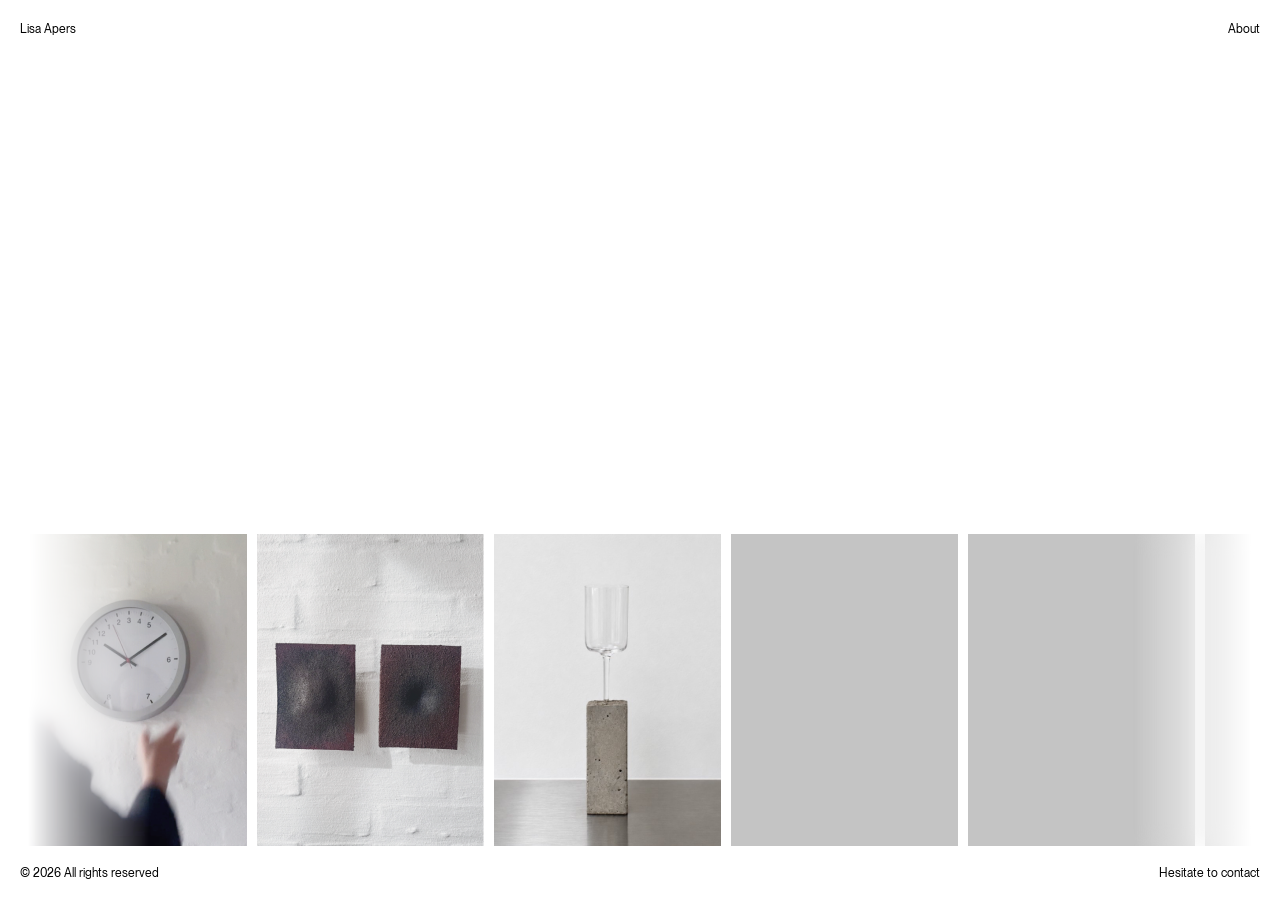
<file: index.html>
<!DOCTYPE html>
<html lang="en">
  <head>
    <meta charset="utf-8">
    <meta name="viewport" content="width=device-width, initial-scale=1">
    <title>Lisa Apers</title>
    <link rel="stylesheet" href="styles.css?v=thumb-scroll">
  </head>
  <body class="home">
    <div class="page">
      <header class="site-header">
        <a href="index.html">Lisa Apers</a>
        <a href="about.html">About</a>
      </header>
      <div class="home-captions">
        <div class="home-caption" data-caption="wine">
          <p>Concrete wineglass</p>
          <p>2019</p>
        </div>
        <div class="home-caption" data-caption="untitled">
          <p>Untitled</p>
          <p>2025</p>
        </div>
        <div class="home-caption" data-caption="925">
          <p>925</p>
          <p>2024</p>
        </div>
      </div>
      <section class="project" aria-label="Selected projects">
        <div class="project-stage">
          <div class="project-strip">
            <div class="project-track" id="project-track">
              <a class="project-thumb" href="project.html?project=3" data-caption="925" aria-label="925"><img src="assets/home-thumb-925.png" alt="" width="227" height="312"></a>
              <a class="project-thumb" href="project.html?project=2" data-caption="untitled" aria-label="Untitled"><img src="assets/home-thumb-untitled.png" alt="" width="227" height="312"></a>
              <a class="project-thumb" href="project.html?project=1" data-caption="wine" aria-label="Concrete Wine Glass"><img src="assets/home-thumb-2.jpg" alt="" width="227" height="312"></a>
              <a class="project-thumb" href="project.html?project=4" style="background:#c4c4c4" aria-label="Project 4"></a>
              <a class="project-thumb" href="project.html?project=2" style="background:#c4c4c4" aria-label="Project 2"></a>
              <a class="project-thumb" href="project.html?project=3" style="background:#c4c4c4" aria-label="Project 3"></a>
              <a class="project-thumb" href="project.html?project=4" style="background:#c4c4c4" aria-label="Project 4"></a>
            </div>
          </div>
          <div class="thumb-fade thumb-fade-left" aria-hidden="true"></div>
          <div class="thumb-fade thumb-fade-right" aria-hidden="true"></div>
        </div>
        <footer class="site-footer">
          <p>© 2026 All rights reserved</p>
          <a href="about.html#contact-heading">Hesitate to contact</a>
        </footer>
      </section>
    </div>
    <script>
      const thumbs = document.querySelectorAll(".project-thumb[data-caption]");
      const show = (caption) => document.body.setAttribute("data-hover-caption", caption);
      const hide = () => document.body.removeAttribute("data-hover-caption");
      thumbs.forEach((thumb) => {
        const caption = thumb.getAttribute("data-caption");
        thumb.addEventListener("pointerenter", () => show(caption));
        thumb.addEventListener("pointerleave", hide);
        thumb.addEventListener("focus", () => show(caption));
        thumb.addEventListener("blur", hide);
      });
    </script>
  </body>
</html>
</file>
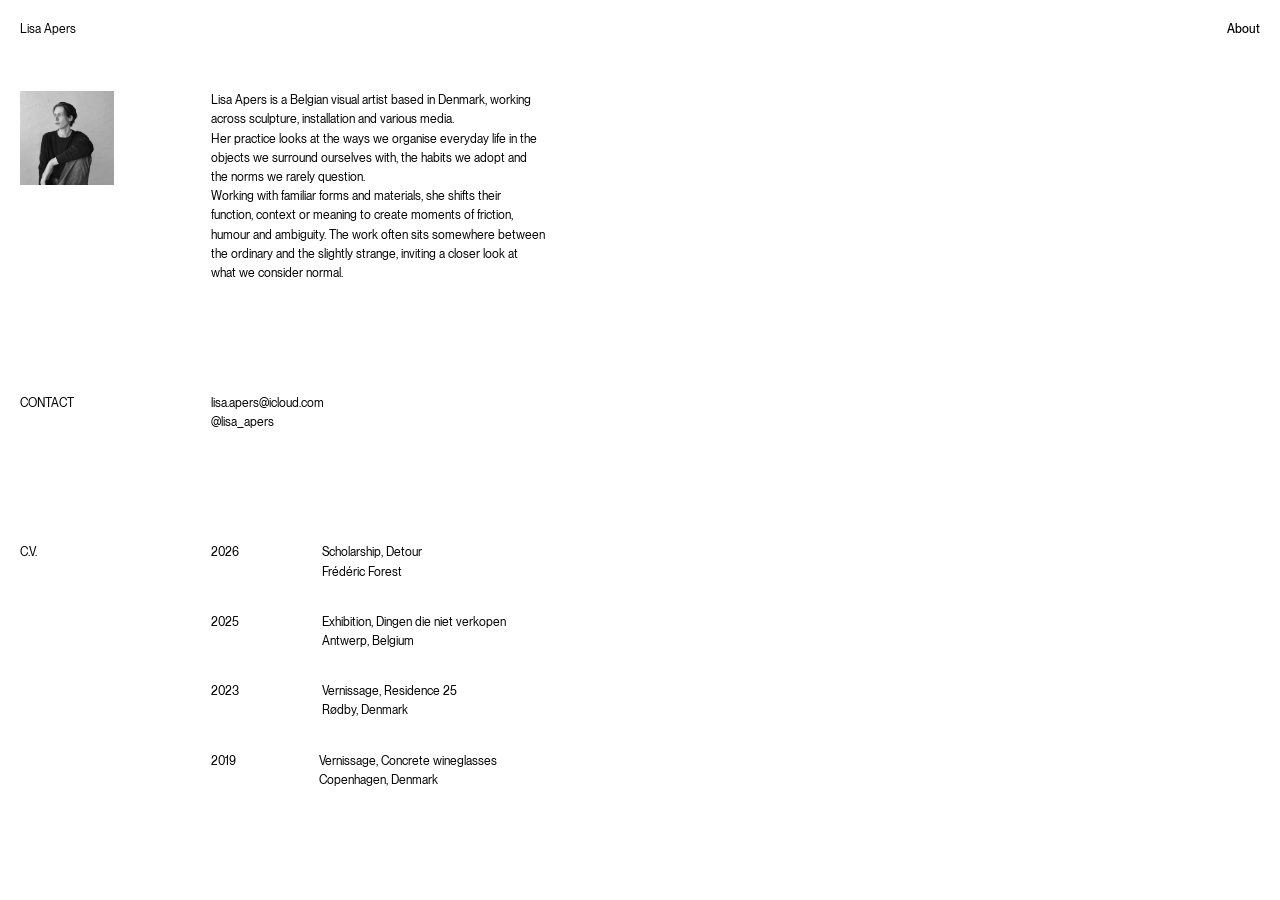
<file: about.html>
<!DOCTYPE html>
<html lang="en">
  <head>
    <meta charset="utf-8">
    <meta name="viewport" content="width=device-width, initial-scale=1">
    <title>About — Lisa Apers</title>
    <link rel="stylesheet" href="styles.css">
  </head>
  <body>
    <header class="site-header">
      <a href="index.html">Lisa Apers</a>
      <a href="about.html" aria-current="page">About</a>
    </header>
    <main class="about-main">
      <div class="about-column">
        <div class="intro">
          <div class="portrait">
            <img src="assets/portrait.jpg" alt="Portrait of Lisa Apers" width="2202" height="2936">
          </div>
          <div class="bio">
            <p>Lisa Apers is a Belgian visual artist based in Denmark, working across sculpture, installation and various media.</p>
            <p>Her practice looks at the ways we organise everyday life in the objects we surround ourselves with, the habits we adopt and the norms we rarely question.</p>
            <p>Working with familiar forms and materials, she shifts their function, context or meaning to create moments of friction, humour and ambiguity. The work often sits somewhere between the ordinary and the slightly strange, inviting a closer look at what we consider normal.</p>
          </div>
        </div>
        <section class="contact" aria-labelledby="contact-heading">
          <h2 id="contact-heading">CONTACT</h2>
          <div class="contact-list">
            <div class="contact-email">
              <button type="button" class="copy-email" id="copy-email" aria-describedby="copy-tooltip">lisa.apers@icloud.com</button>
              <span class="copy-tooltip" id="copy-tooltip" role="tooltip">
                <img src="assets/copy.svg" alt="" width="14" height="14">
                <span id="copy-tooltip-text">Click to copy</span>
              </span>
            </div>
            <a id="instagram" href="https://www.instagram.com/lisa_apers/" target="_blank" rel="noopener noreferrer">@lisa_apers</a>
          </div>
        </section>
        <section class="cv" aria-labelledby="cv-heading">
          <h2 id="cv-heading">C.V.</h2>
          <div class="cv-list">
            <article class="cv-entry">
              <time datetime="2026">2026</time>
              <div>
                <p>Scholarship, Detour</p>
                <p>Frédéric Forest</p>
              </div>
            </article>
            <article class="cv-entry">
              <time datetime="2025">2025</time>
              <div>
                <p>Exhibition, Dingen die niet verkopen</p>
                <p>Antwerp, Belgium</p>
              </div>
            </article>
            <article class="cv-entry">
              <time datetime="2023">2023</time>
              <div>
                <p>Vernissage, Residence 25</p>
                <p>Rødby, Denmark</p>
              </div>
            </article>
            <article class="cv-entry">
              <time datetime="2019">2019</time>
              <div>
                <p>Vernissage, Concrete wineglasses</p>
                <p>Copenhagen, Denmark</p>
              </div>
            </article>
          </div>
        </section>
      </div>
    </main>
    <script>
      const email = "lisa.apers@icloud.com";
      const copyButton = document.querySelector("#copy-email");
      const tooltip = document.querySelector("#copy-tooltip");
      const tooltipText = document.querySelector("#copy-tooltip-text");
      const emailWrap = document.querySelector(".contact-email");
      let tooltipTimer = 0;

      function resetTooltip() {
        window.clearTimeout(tooltipTimer);
        tooltip.classList.remove("is-visible");
        tooltipText.textContent = "Click to copy";
      }

      function showCopied() {
        tooltipText.textContent = "Copied!";
        tooltip.classList.add("is-visible");
        window.clearTimeout(tooltipTimer);
        tooltipTimer = window.setTimeout(function () {
          if (!emailWrap.matches(":hover")) resetTooltip();
        }, 1500);
      }

      function copyWithSelection() {
        const field = document.createElement("textarea");
        field.value = email;
        field.style.position = "fixed";
        field.style.top = "0";
        field.style.left = "0";
        field.style.width = "1px";
        field.style.height = "1px";
        field.style.padding = "0";
        field.style.border = "0";
        document.body.appendChild(field);
        field.focus();
        field.select();
        field.setSelectionRange(0, email.length);
        let copied = false;
        try {
          copied = document.execCommand("copy");
        } catch (error) {
          copied = false;
        }
        field.remove();
        return copied;
      }

      copyButton.addEventListener("click", function () {
        if (copyWithSelection()) {
          showCopied();
          return;
        }

        if (!navigator.clipboard || !navigator.clipboard.writeText) return;

        navigator.clipboard.writeText(email).then(showCopied).catch(function () {});
      });

      emailWrap.addEventListener("mouseleave", resetTooltip);

      document.querySelector("#instagram").addEventListener("click", function (event) {
        const mobile = window.matchMedia("(hover: none) and (pointer: coarse)").matches;
        if (!mobile) return;

        event.preventDefault();
        const openedAt = Date.now();
        window.location.href = "instagram://user?username=lisa_apers";
        window.setTimeout(function () {
          if (document.visibilityState === "visible" && Date.now() - openedAt < 1600) {
            window.open("https://www.instagram.com/lisa_apers/", "_blank", "noopener");
          }
        }, 700);
      });
    </script>
  </body>
</html>
</file>
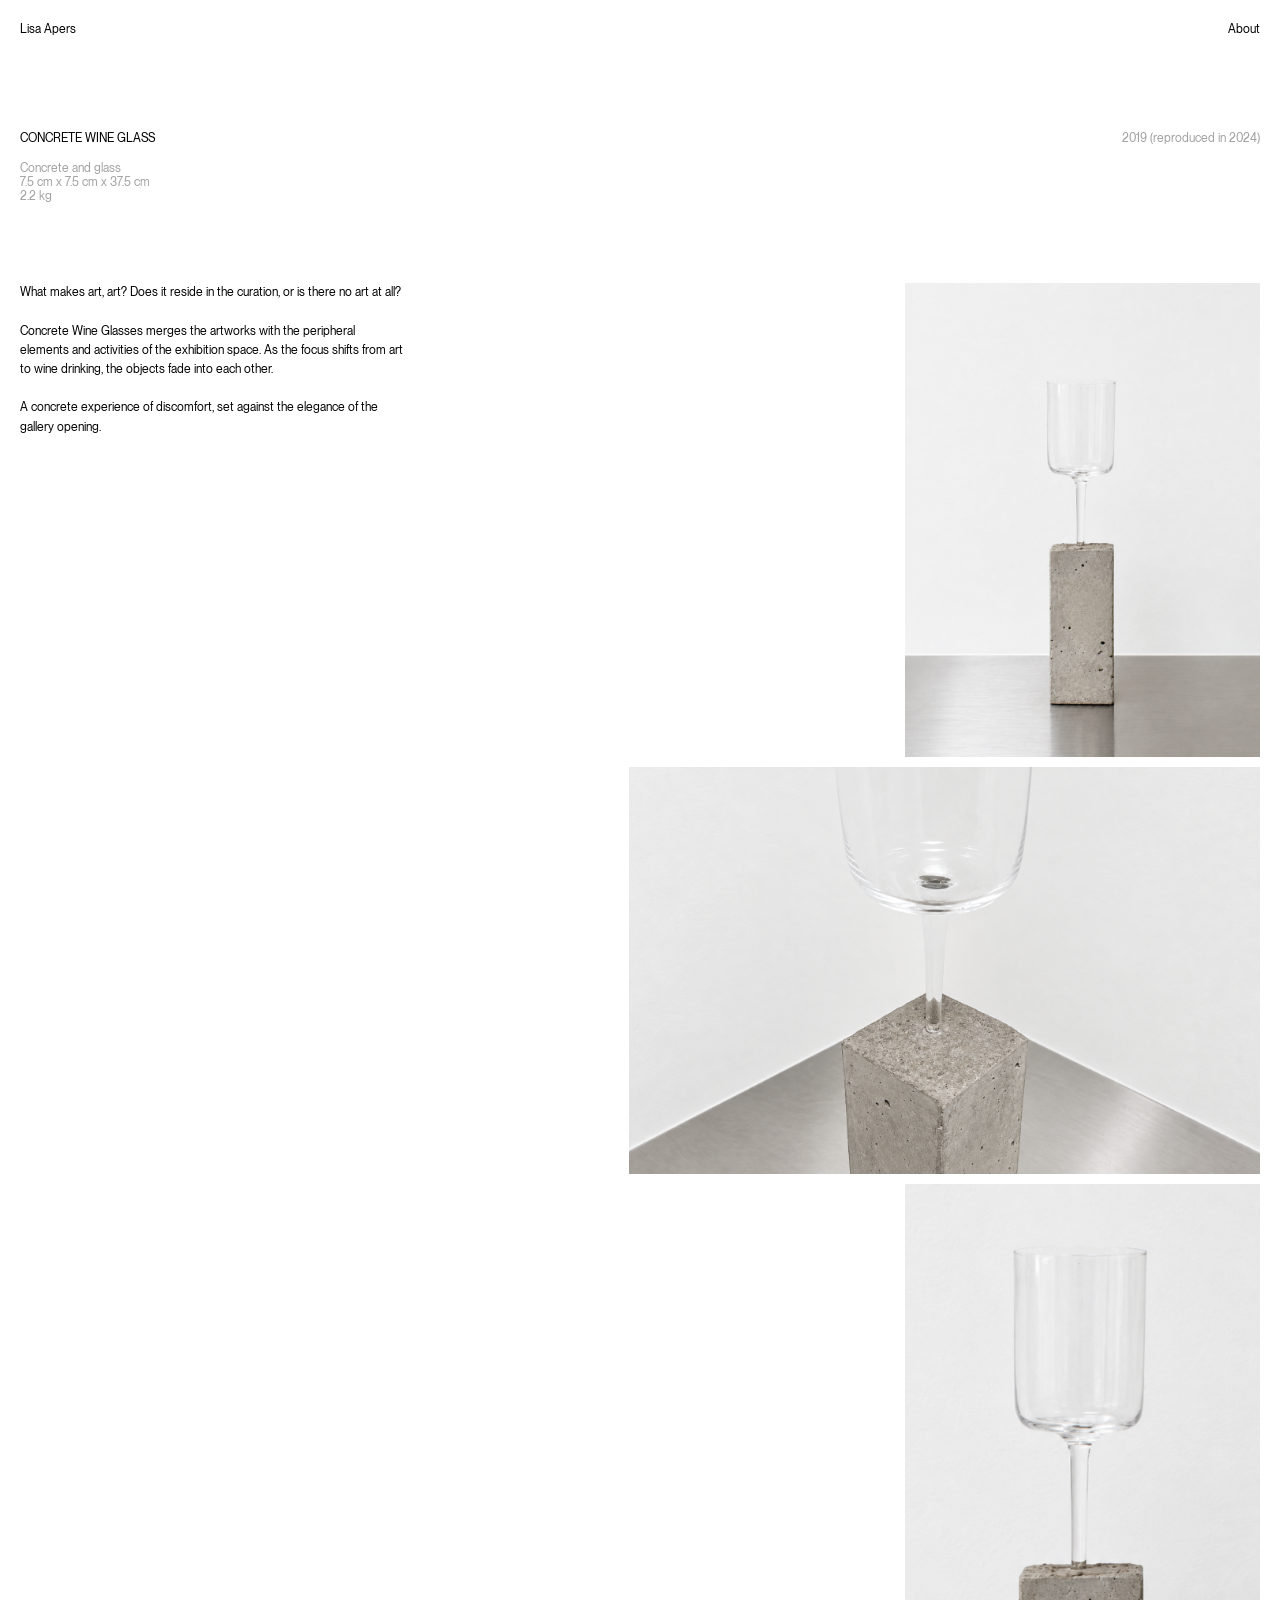
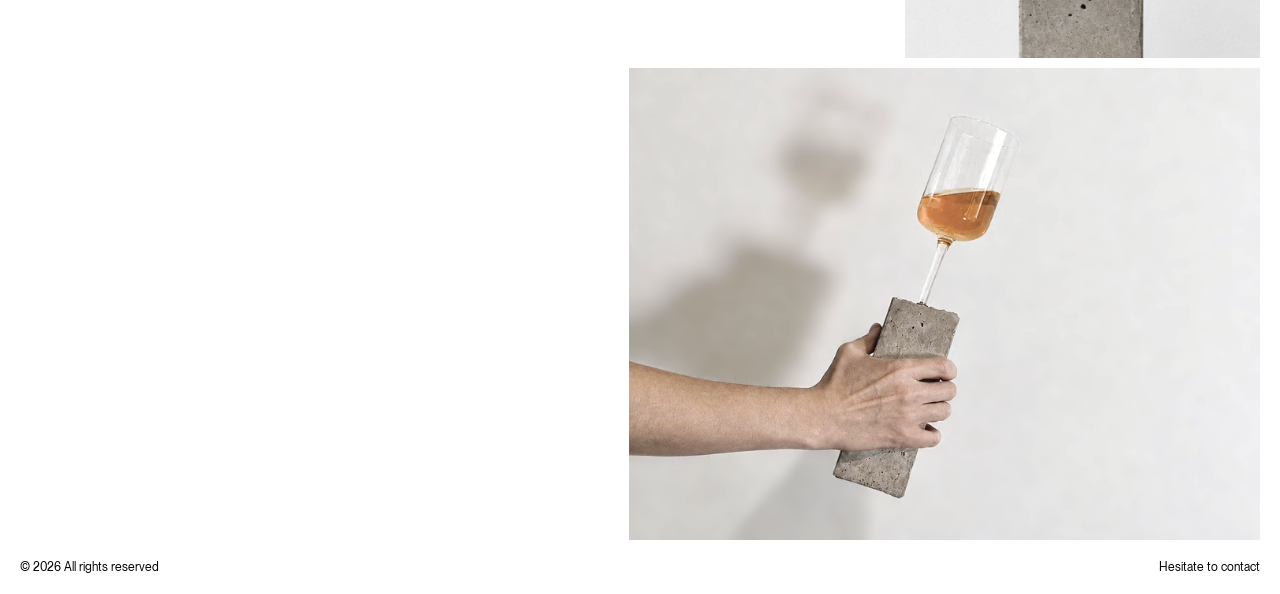
<file: project.html>
<!DOCTYPE html>
<html lang="en">
  <head>
    <meta charset="utf-8">
    <meta name="viewport" content="width=device-width, initial-scale=1">
    <title>Project — Lisa Apers</title>
    <link rel="stylesheet" href="styles.css?v=project-mobile-left">
  </head>
  <body>
    <header class="site-header">
      <a href="index.html">Lisa Apers</a>
      <a href="about.html">About</a>
    </header>
    <main class="project-page" id="project-page">
      <div id="project-concrete">
        <div class="project-meta">
          <div class="project-heading">
            <p class="project-title">CONCRETE WINE GLASS</p>
            <div class="project-specs">
              <p>Concrete and glass</p>
              <p>7.5 cm x 7.5 cm x 37.5 cm</p>
              <p>2.2 kg</p>
            </div>
          </div>
          <p class="project-year">2019 (reproduced in 2024)</p>
        </div>
        <div class="project-body">
          <div class="project-copy-col">
            <div class="project-copy project-copy-tight">
              <p>What makes art, art? Does it reside in the curation, or is there no art at all?</p>
              <p>Concrete Wine Glasses merges the artworks with the peripheral elements and activities of the exhibition space. As the focus shifts from art to wine drinking, the objects fade into each other.</p>
              <p>A concrete experience of discomfort, set against the elegance of the gallery opening.</p>
            </div>
          </div>
          <div class="project-figures project-figures-concrete">
            <div class="project-figure">
              <img src="assets/concrete-frame-1.png" alt="A wine glass set into a concrete block" width="450" height="600">
            </div>
            <div class="project-figure">
              <img src="assets/concrete-closeup.png" alt="Close view of the glass stem set into the concrete block" width="800" height="516">
            </div>
            <div class="project-figure">
              <img src="assets/concrete-frame-3.png" alt="The concrete wine glass against a white wall" width="450" height="600">
            </div>
            <div class="project-figure">
              <img src="assets/concrete-hand.png" alt="A hand holding a concrete wine glass with wine in it" width="800" height="599">
            </div>
          </div>
        </div>
      </div>
      <div id="project-untitled" hidden>
        <div class="project-meta">
          <div class="project-heading">
            <p class="project-title">UNTITLED</p>
            <div class="project-specs">
              <p>Clay</p>
              <p>12 cm x 16 cm x 4.5 cm</p>
              <p>?</p>
            </div>
          </div>
          <p class="project-year">2025</p>
        </div>
        <div class="project-body">
          <div class="project-copy-col">
            <div class="project-copy project-copy-tight">
              <p>Form study in clay</p>
            </div>
          </div>
          <div class="project-figures project-figures-untitled">
            <div class="project-figure">
              <img src="assets/untitled-1.png" alt="Two dark clay reliefs on a white brick wall" width="450" height="600">
            </div>
            <div class="project-figure">
              <img src="assets/untitled-2.png" alt="The two clay reliefs seen from the front" width="1000" height="645">
            </div>
            <div class="project-figure">
              <img src="assets/untitled-3.png" alt="The clay reliefs seen from the side" width="450" height="600">
            </div>
          </div>
        </div>
      </div>
      <div id="project-925" hidden>
        <div class="project-meta">
          <div class="project-heading">
            <p class="project-title">925</p>
            <div class="project-specs">
              <p>Glass, plastic, paper</p>
              <p>28 cm x 28 cm x 4 cm</p>
              <p>500 g</p>
            </div>
          </div>
          <p class="project-year">2024</p>
        </div>
        <div class="project-body">
          <div class="project-copy-col">
            <div class="project-copy project-copy-tight">
              <p>As we move through our nine-to-fives, we often forget that a regular work day only takes up eight hours of the day. The rest is ours to shape. The 925 clock challenges the constant pursuit of efficiency in a productivity centred society, inviting us to reconsider how we perceive and allocate our days. Rather than letting our lives revolve around our jobs and “staying productive", it recognises the importance of time necessary to spend for one to simply be, and allows the viewer to do so in an alternate timezone.</p>
            </div>
          </div>
          <div class="project-figures project-figures-925">
            <div class="project-figure">
              <img src="assets/925-1.png" alt="A person reaching toward a 925 clock on a white brick wall" width="450" height="600">
            </div>
            <div class="project-figure">
              <img src="assets/925-2.png" alt="Close view of the 925 clock face" width="869" height="645">
            </div>
            <div class="project-figure">
              <img src="assets/925-3.png" alt="The 925 clock on a white brick wall" width="450" height="600">
            </div>
          </div>
        </div>
      </div>
      <div id="project-generic" hidden>
        <div class="project-meta">
          <p class="project-title">TITLE</p>
          <div class="project-specs">
            <p>Plaster</p>
            <p>10cm x 6cm</p>
            <p>300 gr</p>
          </div>
        </div>
        <div class="project-body">
          <div class="project-copy-col">
            <div class="project-copy">
              <p>Lorem ipsum dolor sit amet, consectetur adipiscing elit. Sed do eiusmod tempor incididunt ut labore et dolore magna aliqua.</p>
              <p>Ut enim ad minim veniam, quis nostrud exercitation ullamco laboris nisi ut aliquip ex ea commodo consequat.</p>
              <p>Duis aute irure dolor in reprehenderit in voluptate velit esse cillum dolore eu fugiat nulla pariatur. Excepteur sint occaecat cupidatat non proident, sunt in culpa qui officia deserunt mollit anim id est laborum.</p>
              <p>Lorem ipsum dolor sit amet, consectetur adipiscing elit. Sed do eiusmod tempor incididunt ut labore et dolore magna aliqua.</p>
              <p>Ut enim ad minim veniam, quis nostrud exercitation ullamco laboris nisi ut aliquip ex ea commodo consequat.</p>
              <p>Duis aute irure dolor in reprehenderit in voluptate velit esse cillum dolore eu fugiat nulla pariatur. Excepteur sint occaecat cupidatat non proident, sunt in culpa qui officia deserunt mollit anim id est laborum.</p>
              <p>Lorem ipsum dolor sit amet, consectetur adipiscing elit. Sed do eiusmod tempor incididunt ut labore et dolore magna aliqua.</p>
            </div>
          </div>
          <div class="project-figures">
            <div class="project-figure" role="img" aria-label="Project image 1"></div>
            <div class="project-figure" role="img" aria-label="Project image 2"></div>
            <div class="project-figure" role="img" aria-label="Project image 3"></div>
            <div class="project-figure" role="img" aria-label="Project image 4"></div>
          </div>
        </div>
      </div>
    </main>
    <footer class="site-footer">
      <p>© 2026 All rights reserved</p>
      <a href="about.html#contact-heading">Hesitate to contact</a>
    </footer>
    <script>
      const shades = ["#c4c4c4", "#8a8a8a", "#e6e6e6", "#5e5e5e"];
      const number = Number(new URLSearchParams(location.search).get("project")) || 1;
      const concrete = document.querySelector("#project-concrete");
      const untitled = document.querySelector("#project-untitled");
      const nineTwoFive = document.querySelector("#project-925");
      const generic = document.querySelector("#project-generic");

      if (number === 1) {
        document.title = "Concrete Wine Glass — Lisa Apers";
      } else if (number === 2) {
        concrete.hidden = true;
        untitled.hidden = false;
        document.title = "Untitled — Lisa Apers";
      } else if (number === 3) {
        concrete.hidden = true;
        nineTwoFive.hidden = false;
        document.title = "925 — Lisa Apers";
      } else {
        concrete.hidden = true;
        generic.hidden = false;
        const index = number >= 1 && number <= shades.length ? number - 1 : 0;
        document.querySelector("#project-page").style.setProperty("--shade", shades[index]);
      }
    </script>
  </body>
</html>
</file>
<file: styles.css>
@font-face {
  font-family: "PP Neue Montreal";
  src: url("fonts/PPNeueMontreal-Regular.ttf") format("truetype");
  font-weight: 400;
  font-style: normal;
  font-display: swap;
}

@font-face {
  font-family: "PP Neue Montreal";
  src: url("fonts/PPNeueMontreal-Medium.ttf") format("truetype");
  font-weight: 500;
  font-style: normal;
  font-display: swap;
}

*,
*::before,
*::after {
  box-sizing: border-box;
}

html,
body {
  margin: 0;
  background: #fff;
  color: #000;
}

body {
  font-family: "PP Neue Montreal", sans-serif;
  font-size: 12px;
  font-weight: 400;
  line-height: 1.6;
  letter-spacing: 0;
}

h2,
p,
a,
button {
  margin: 0;
  color: inherit;
  font: inherit;
  letter-spacing: inherit;
  text-decoration: none;
  background: none;
  border: 0;
  padding: 0;
}

a,
button {
  cursor: pointer;
}

a:focus-visible,
button:focus-visible {
  outline: 1px solid #000;
  outline-offset: 2px;
}

.site-header {
  display: flex;
  align-items: center;
  justify-content: space-between;
  padding: 20px;
}

.site-header a[aria-current="page"] {
  font-weight: 500;
}

.page {
  min-height: 100vh;
  display: flex;
  flex-direction: column;
  justify-content: space-between;
}

.home .page {
  min-height: 100dvh;
  justify-content: space-between;
}

.home-captions {
  display: grid;
}

.home-caption {
  grid-area: 1 / 1;
  display: flex;
  align-items: flex-start;
  justify-content: space-between;
  padding: 0 20px;
  font-size: 12px;
  line-height: 1.6;
  white-space: nowrap;
  visibility: hidden;
}

.home:has(.project-thumb[data-caption="wine"]:hover) .home-caption[data-caption="wine"],
.home:has(.project-thumb[data-caption="wine"]:focus-visible) .home-caption[data-caption="wine"],
.home:has(.project-thumb[data-caption="untitled"]:hover) .home-caption[data-caption="untitled"],
.home:has(.project-thumb[data-caption="untitled"]:focus-visible) .home-caption[data-caption="untitled"],
.home:has(.project-thumb[data-caption="925"]:hover) .home-caption[data-caption="925"],
.home:has(.project-thumb[data-caption="925"]:focus-visible) .home-caption[data-caption="925"],
.home[data-hover-caption="wine"] .home-caption[data-caption="wine"],
.home[data-hover-caption="untitled"] .home-caption[data-caption="untitled"],
.home[data-hover-caption="925"] .home-caption[data-caption="925"] {
  visibility: visible;
}

.project {
  display: flex;
  flex-direction: column;
}

.project-stage {
  position: relative;
  display: flex;
  flex-direction: column;
  gap: 20px;
  padding: 20px 20px 0;
}

.project-nav {
  display: flex;
  align-items: flex-start;
  justify-content: space-between;
  font-size: 20px;
  line-height: 1.6;
}

.project-strip {
  width: 100%;
  overflow: hidden;
}

@media (max-width: 1366px) {
  .project-strip {
    overflow-x: auto;
    overflow-y: hidden;
    -webkit-overflow-scrolling: touch;
    overscroll-behavior-x: contain;
    scrollbar-width: thin;
  }
}

.project-track {
  display: flex;
  gap: 10px;
  transition: transform 280ms ease;
}

.project-thumb {
  flex: none;
  width: 227px;
  height: 312px;
  background: #c4c4c4;
  overflow: hidden;
}

.project-thumb img {
  display: block;
  width: 100%;
  height: 100%;
  object-fit: contain;
}

.thumb-fade {
  position: absolute;
  bottom: 0;
  z-index: 1;
  height: 312px;
  pointer-events: none;
  background: #fff;
  backdrop-filter: blur(10px);
  -webkit-backdrop-filter: blur(10px);
}

.thumb-fade-left {
  left: 0;
  width: 150px;
  -webkit-mask-image: linear-gradient(to left, transparent, #000 81.293%);
  mask-image: linear-gradient(to left, transparent, #000 81.293%);
}

.thumb-fade-right {
  right: 0;
  width: 147px;
  -webkit-mask-image: linear-gradient(to right, transparent, #000 81.293%);
  mask-image: linear-gradient(to right, transparent, #000 81.293%);
}

.site-footer {
  display: flex;
  align-items: center;
  justify-content: space-between;
  gap: 20px;
  padding: 20px;
  line-height: normal;
  white-space: nowrap;
}

.about-main {
  padding: 32px 20px 80px;
}

.about-column {
  display: flex;
  flex-direction: column;
  gap: 111px;
  width: 525px;
  max-width: 100%;
}

.intro {
  display: flex;
  align-items: flex-start;
  gap: 97px;
}

.portrait {
  position: relative;
  flex: none;
  width: 94px;
  height: 94px;
  overflow: hidden;
}

.portrait img {
  position: absolute;
  left: 0;
  top: -33.53%;
  width: 100%;
  height: 133.33%;
  max-width: none;
}

.bio {
  flex: 1;
  min-width: 0;
}

.bio p {
  margin: 0;
}

.cv,
.contact {
  display: flex;
  align-items: flex-start;
  justify-content: space-between;
}

.contact-list {
  display: flex;
  flex-direction: column;
  width: 334px;
  max-width: 100%;
}

.contact-email {
  position: relative;
  align-self: flex-start;
}

.copy-email {
  text-align: left;
}

.copy-tooltip {
  position: absolute;
  left: 50%;
  bottom: calc(100% + 6px);
  transform: translateX(-50%);
  display: none;
  align-items: center;
  justify-content: center;
  gap: 4px;
  padding: 4px 8px;
  border-radius: 4px;
  background: #000;
  color: #fff;
  font-size: 11px;
  line-height: normal;
  white-space: nowrap;
  pointer-events: none;
}

.copy-tooltip img {
  display: block;
  flex: none;
}

.contact-email:hover .copy-tooltip,
.contact-email:focus-within .copy-tooltip,
.copy-tooltip.is-visible {
  display: flex;
}

.cv-list {
  display: flex;
  flex-direction: column;
  gap: 31px;
  width: 334px;
  max-width: 100%;
}

.cv-entry {
  display: flex;
  align-items: flex-start;
  gap: 83px;
}

.cv-entry time {
  flex: none;
}

@media (max-width: 640px) {
  .home .site-header {
    padding: 20px 16px;
  }

  .thumb-fade-left,
  .thumb-fade-right {
    width: 120px;
  }

  .about-column {
    width: 100%;
  }

  .intro,
  .cv,
  .contact {
    flex-direction: column;
    gap: 80px;
  }

  .cv,
  .contact {
    justify-content: flex-start;
  }
}

.project-page {
  padding: 72px 20px 0;
  display: flex;
  flex-direction: column;
  gap: 80px;
  line-height: normal;
}

#project-concrete:not([hidden]),
#project-untitled:not([hidden]),
#project-925:not([hidden]),
#project-generic:not([hidden]) {
  display: flex;
  flex-direction: column;
  gap: 80px;
}

.project-meta,
.project-body {
  display: flex;
  align-items: flex-start;
  justify-content: space-between;
}

.project-meta {
  gap: 20px;
}

.project-title,
.project-specs,
.project-copy {
  width: min(383px, 100%);
}

.project-title,
.project-specs {
  line-height: 18px;
}

.project-specs {
  margin-left: auto;
  text-align: right;
}

.project-copy-col {
  flex: 1 1 771px;
  max-width: 771px;
  min-width: 0;
}

.project-specs p + p,
.project-copy p + p {
  margin-top: 1lh;
}

.project-figures {
  display: flex;
  flex: 1 1 800px;
  flex-direction: column;
  align-items: flex-end;
  gap: 20px;
  width: min(800px, 100%);
  max-width: 800px;
  min-width: 0;
  margin-left: auto;
  padding-bottom: 20px;
}

.project-figure {
  height: auto;
  max-width: 100%;
  background: var(--shade, #c4c4c4);
}

.project-figure:nth-child(1),
.project-figure:nth-child(3) {
  width: calc(450 / 800 * 100%);
  aspect-ratio: 450 / 600;
}

.project-figure:nth-child(2) {
  width: 100%;
  aspect-ratio: 800 / 600;
}

.project-figure:nth-child(4) {
  width: calc(798 / 800 * 100%);
  aspect-ratio: 798 / 600;
}

.project-year {
  margin-top: 1lh;
  color: #afafaf;
}

.project-copy-tight {
  line-height: 1.6;
}

.project-copy.project-copy-tight p + p {
  margin-top: 0;
}

#project-concrete .project-heading,
#project-untitled .project-heading,
#project-925 .project-heading {
  display: flex;
  flex-direction: column;
  align-items: flex-start;
  gap: 16px;
  width: min(383px, 100%);
}

#project-concrete .project-title,
#project-concrete .project-specs,
#project-concrete .project-year,
#project-untitled .project-title,
#project-untitled .project-specs,
#project-untitled .project-year,
#project-925 .project-title,
#project-925 .project-specs,
#project-925 .project-year {
  line-height: normal;
}

#project-concrete .project-specs,
#project-untitled .project-specs,
#project-925 .project-specs {
  margin-left: 0;
  width: auto;
  max-width: 383px;
  text-align: left;
  color: #a1a1a1;
}

#project-concrete .project-specs p + p,
#project-untitled .project-specs p + p,
#project-925 .project-specs p + p {
  margin-top: 0;
}

#project-concrete .project-year,
#project-untitled .project-year,
#project-925 .project-year {
  margin-top: 0;
  margin-left: auto;
  width: min(383px, 100%);
  text-align: right;
  color: #a1a1a1;
}

#project-concrete .project-copy.project-copy-tight p + p {
  margin-top: 1lh;
}

.project-figures-concrete {
  gap: 10px;
  padding-bottom: 0;
}

.project-figures-concrete .project-figure {
  height: auto;
  aspect-ratio: auto;
  background: transparent;
}

.project-figures-concrete .project-figure:nth-child(1),
.project-figures-concrete .project-figure:nth-child(3) {
  width: calc(450 / 800 * 100%);
}

.project-figures-concrete .project-figure:nth-child(2),
.project-figures-concrete .project-figure:nth-child(4) {
  width: 100%;
}

.project-figures-concrete .project-figure img {
  display: block;
  width: 100%;
  height: auto;
  object-fit: contain;
}

#project-untitled .project-copy-col {
  flex: 1 1 0;
  max-width: none;
}

.project-figures-untitled {
  flex: none;
  gap: 10px;
  width: min(1000px, 100%);
  max-width: 1000px;
  padding-bottom: 0;
}

.project-figures-untitled .project-figure {
  height: auto;
  aspect-ratio: auto;
  background: transparent;
}

.project-figures-untitled .project-figure:nth-child(1),
.project-figures-untitled .project-figure:nth-child(3) {
  width: calc(450 / 1000 * 100%);
}

.project-figures-untitled .project-figure:nth-child(2) {
  width: 100%;
}

.project-figures-untitled .project-figure img {
  display: block;
  width: 100%;
  height: auto;
  object-fit: contain;
}

#project-925 .project-copy-col {
  flex: 1 1 0;
  max-width: none;
}

.project-figures-925 {
  flex: none;
  gap: 10px;
  width: min(869px, 100%);
  max-width: 869px;
  padding-bottom: 0;
}

.project-figures-925 .project-figure {
  height: auto;
  aspect-ratio: auto;
  background: transparent;
}

.project-figures-925 .project-figure:nth-child(1),
.project-figures-925 .project-figure:nth-child(3) {
  width: calc(450 / 869 * 100%);
}

.project-figures-925 .project-figure:nth-child(2) {
  width: 100%;
}

.project-figures-925 .project-figure img {
  display: block;
  width: 100%;
  height: auto;
  object-fit: contain;
}

@media (max-width: 800px) {
  .project-body {
    flex-direction: column;
    gap: 40px;
  }

  .project-copy-col,
  .project-figures {
    flex: none;
    width: 100%;
    max-width: none;
    margin-left: 0;
  }

  .project-figures {
    align-items: flex-start;
  }
}
</file>
